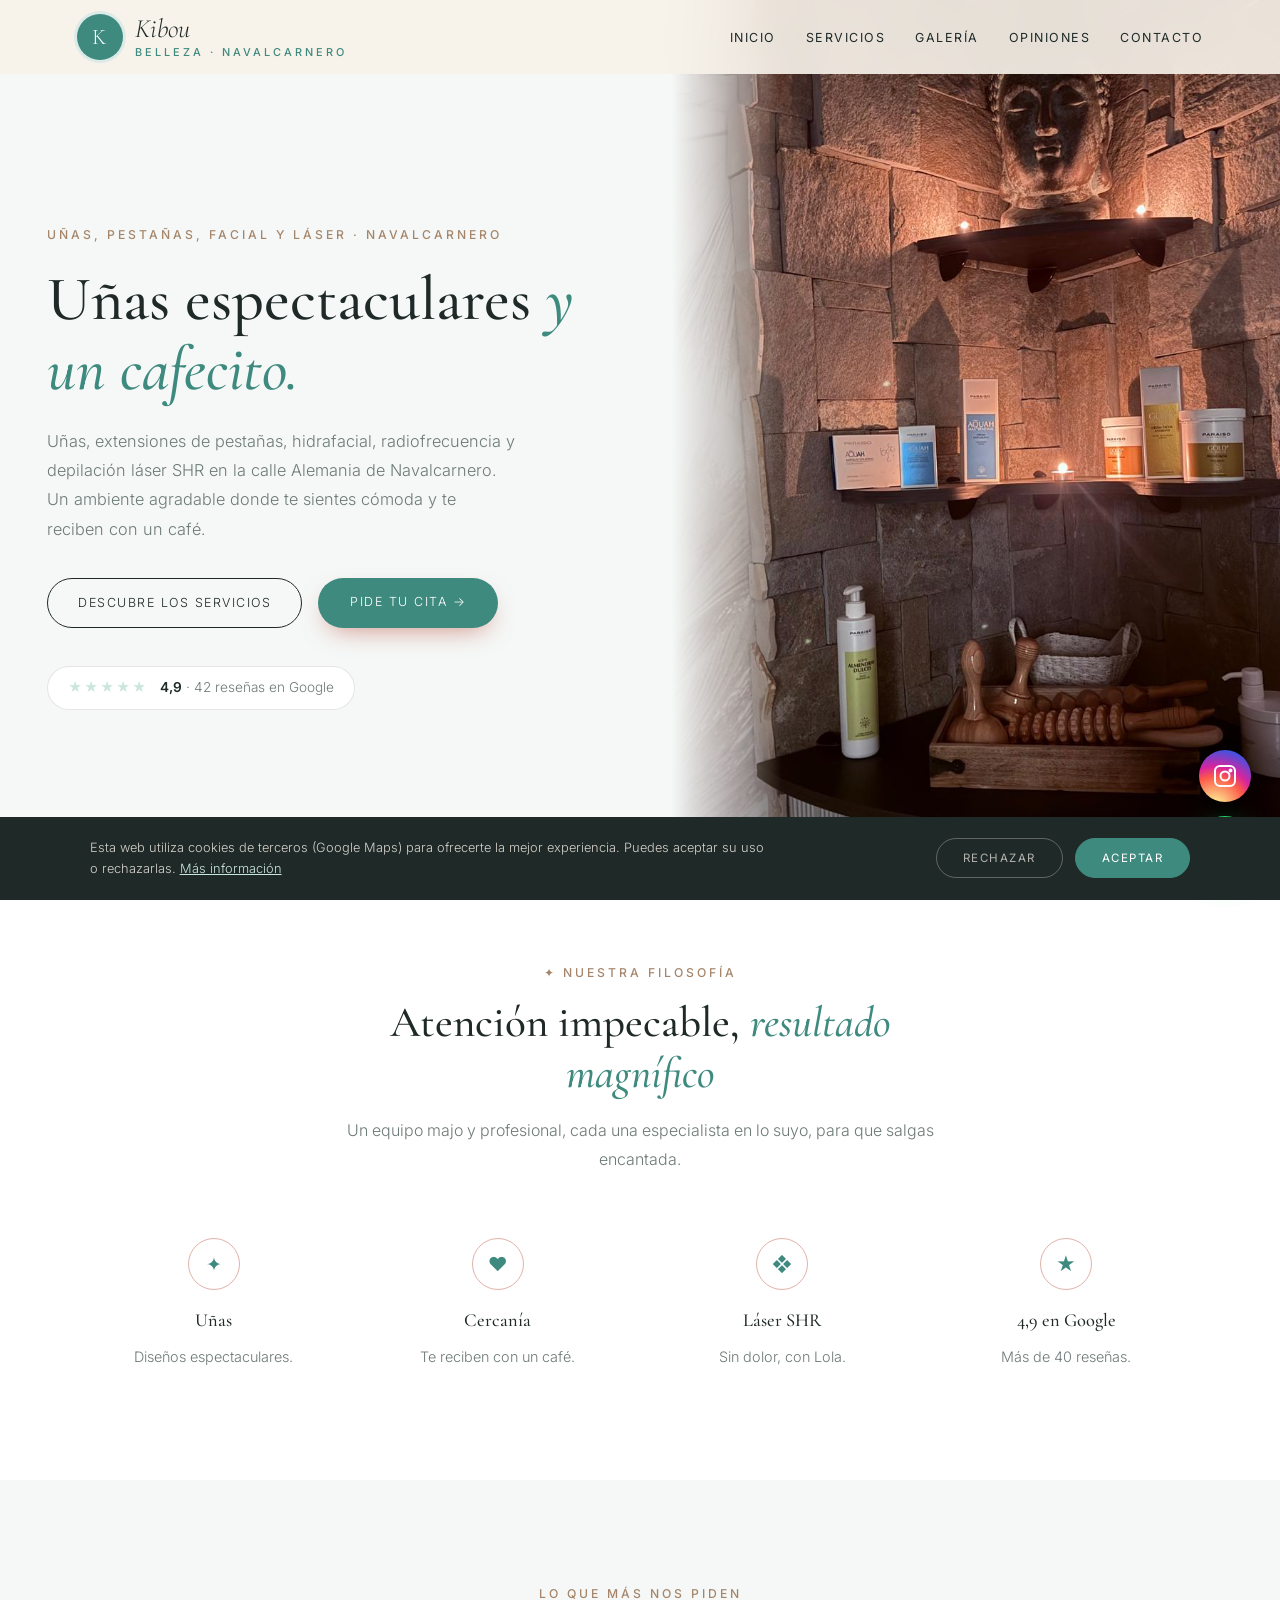
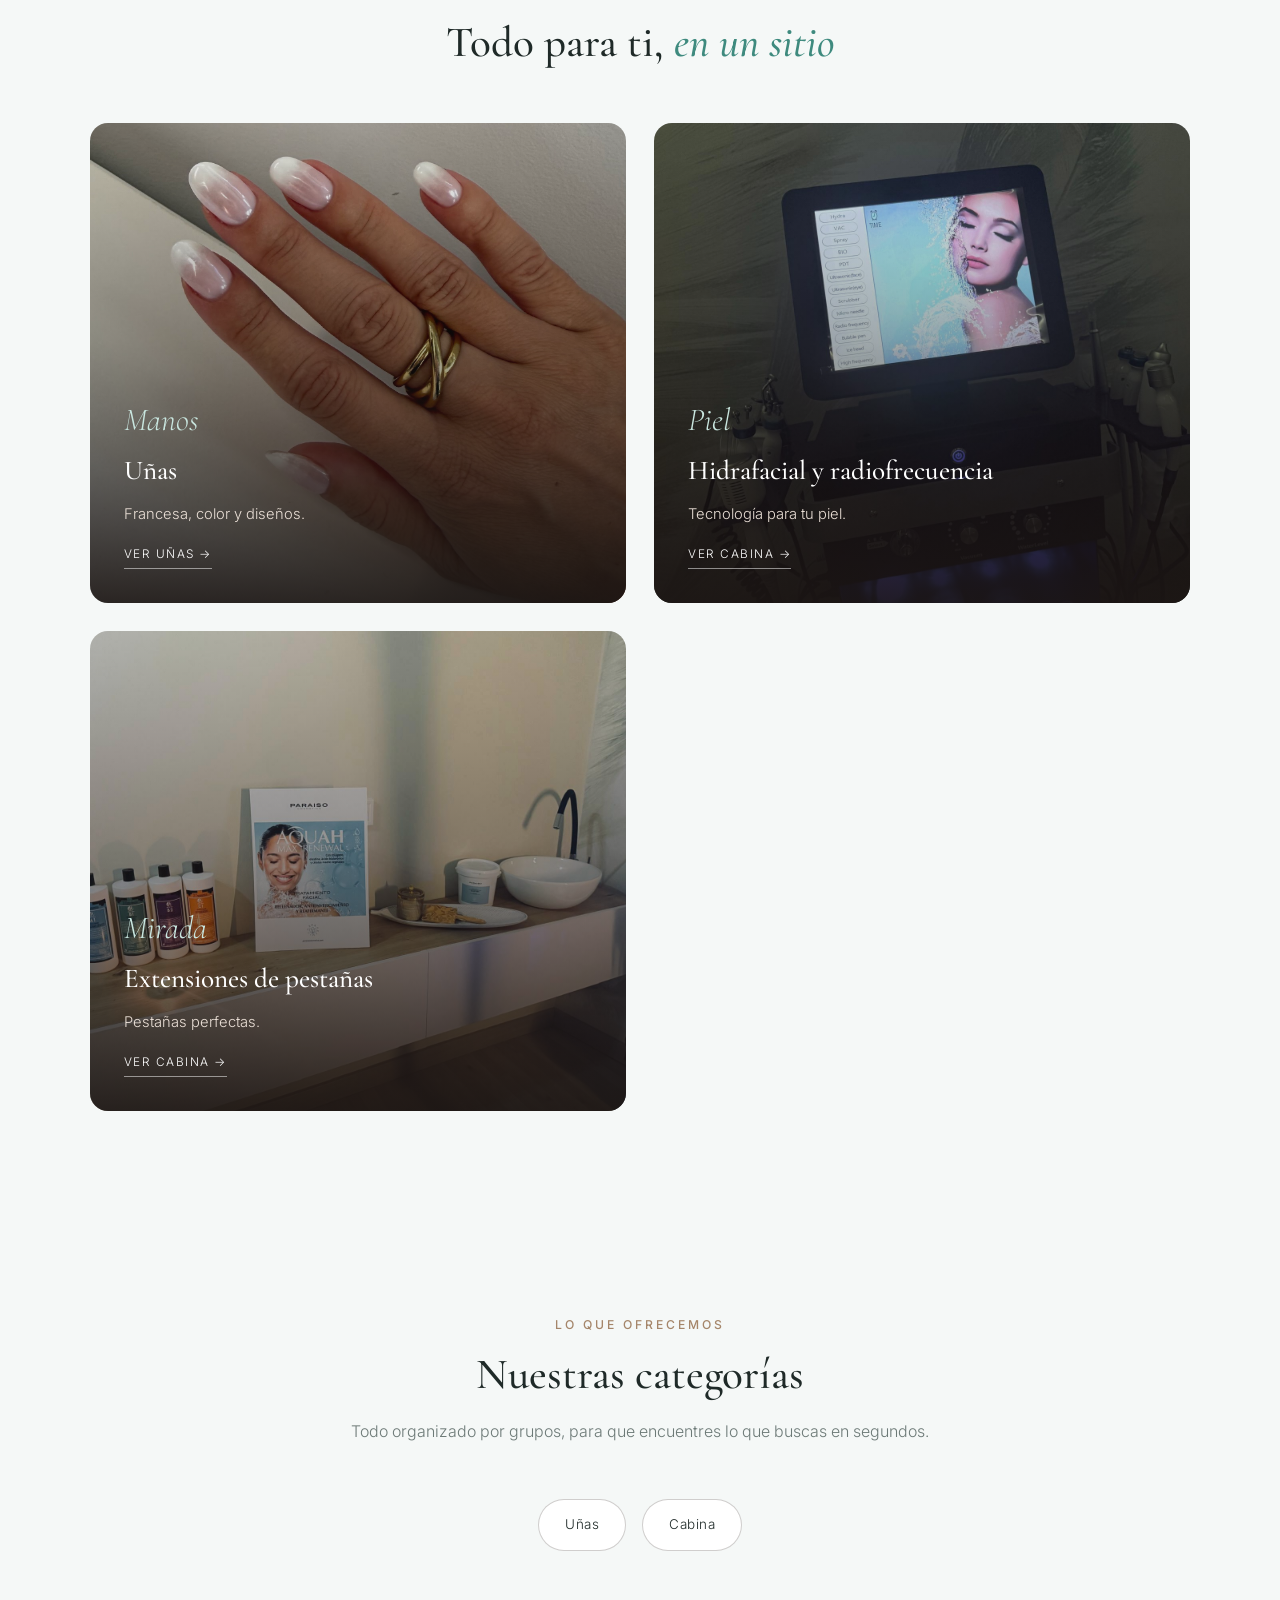
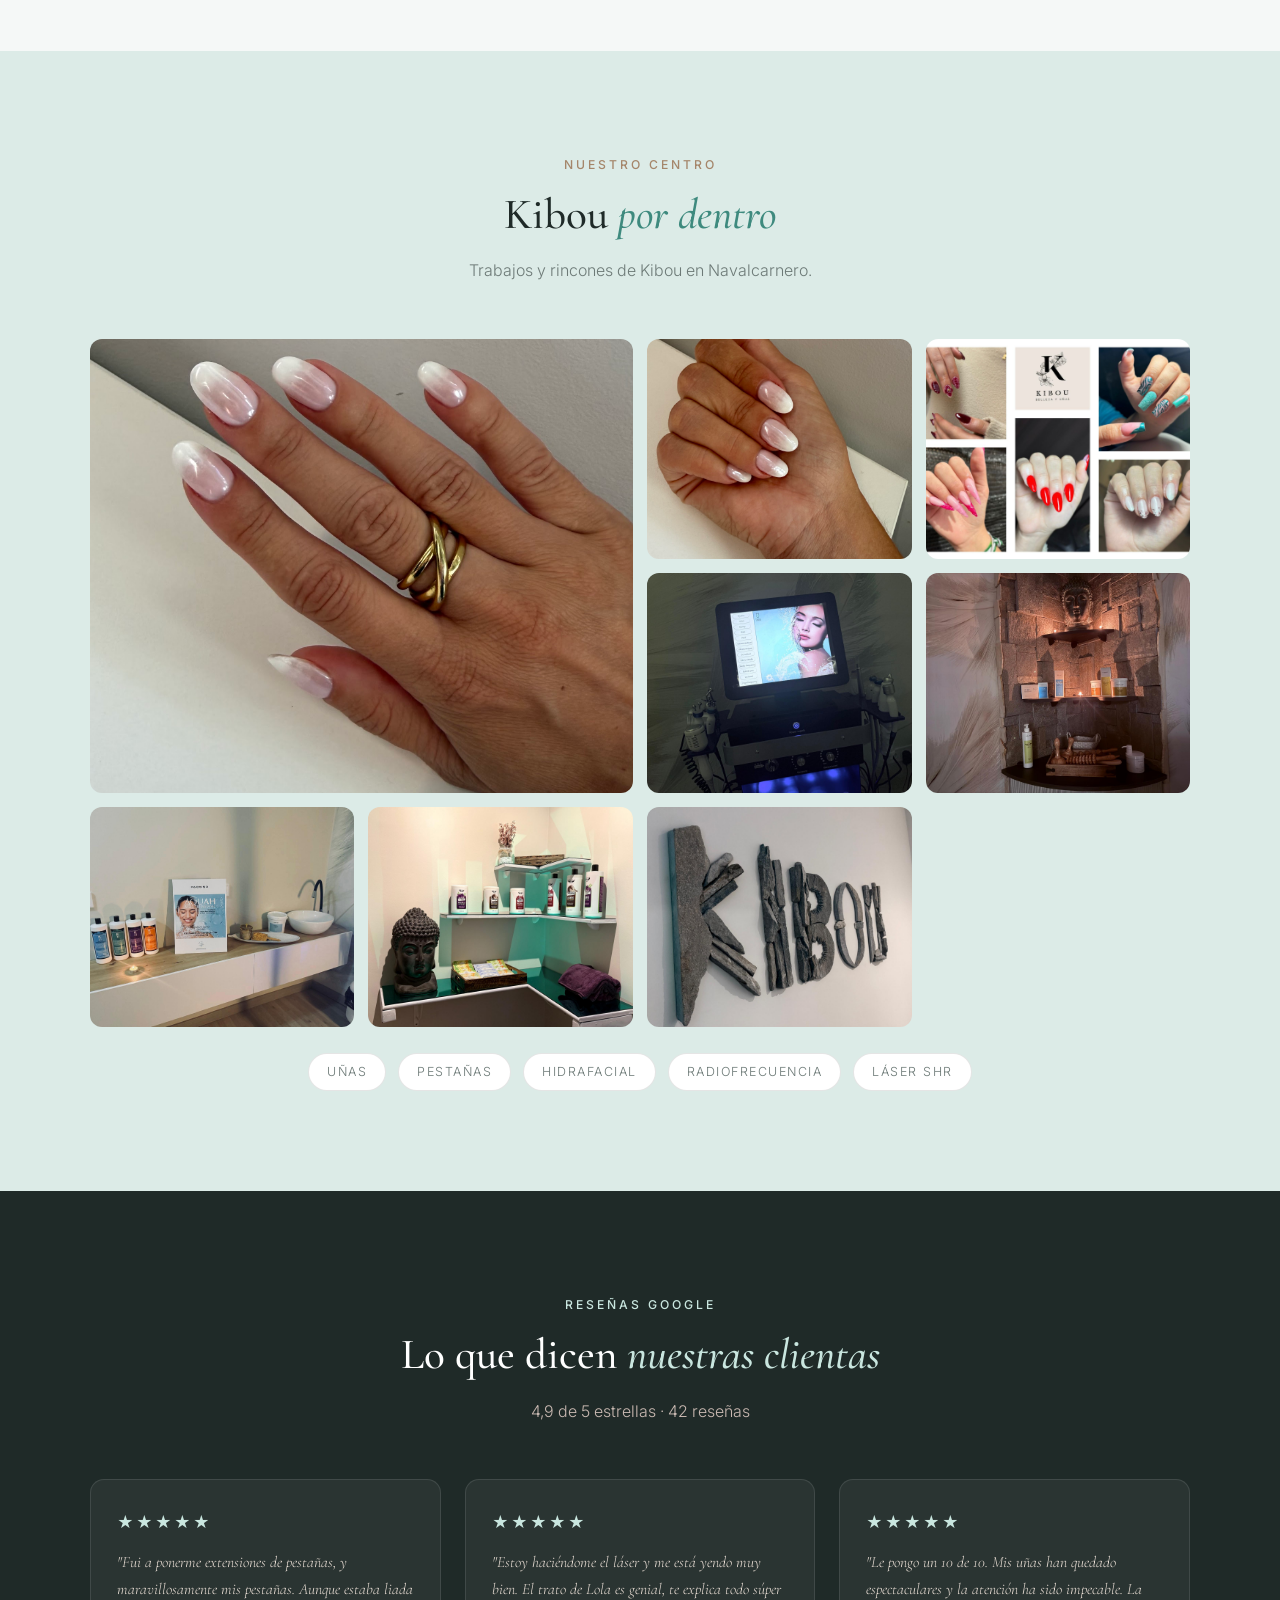
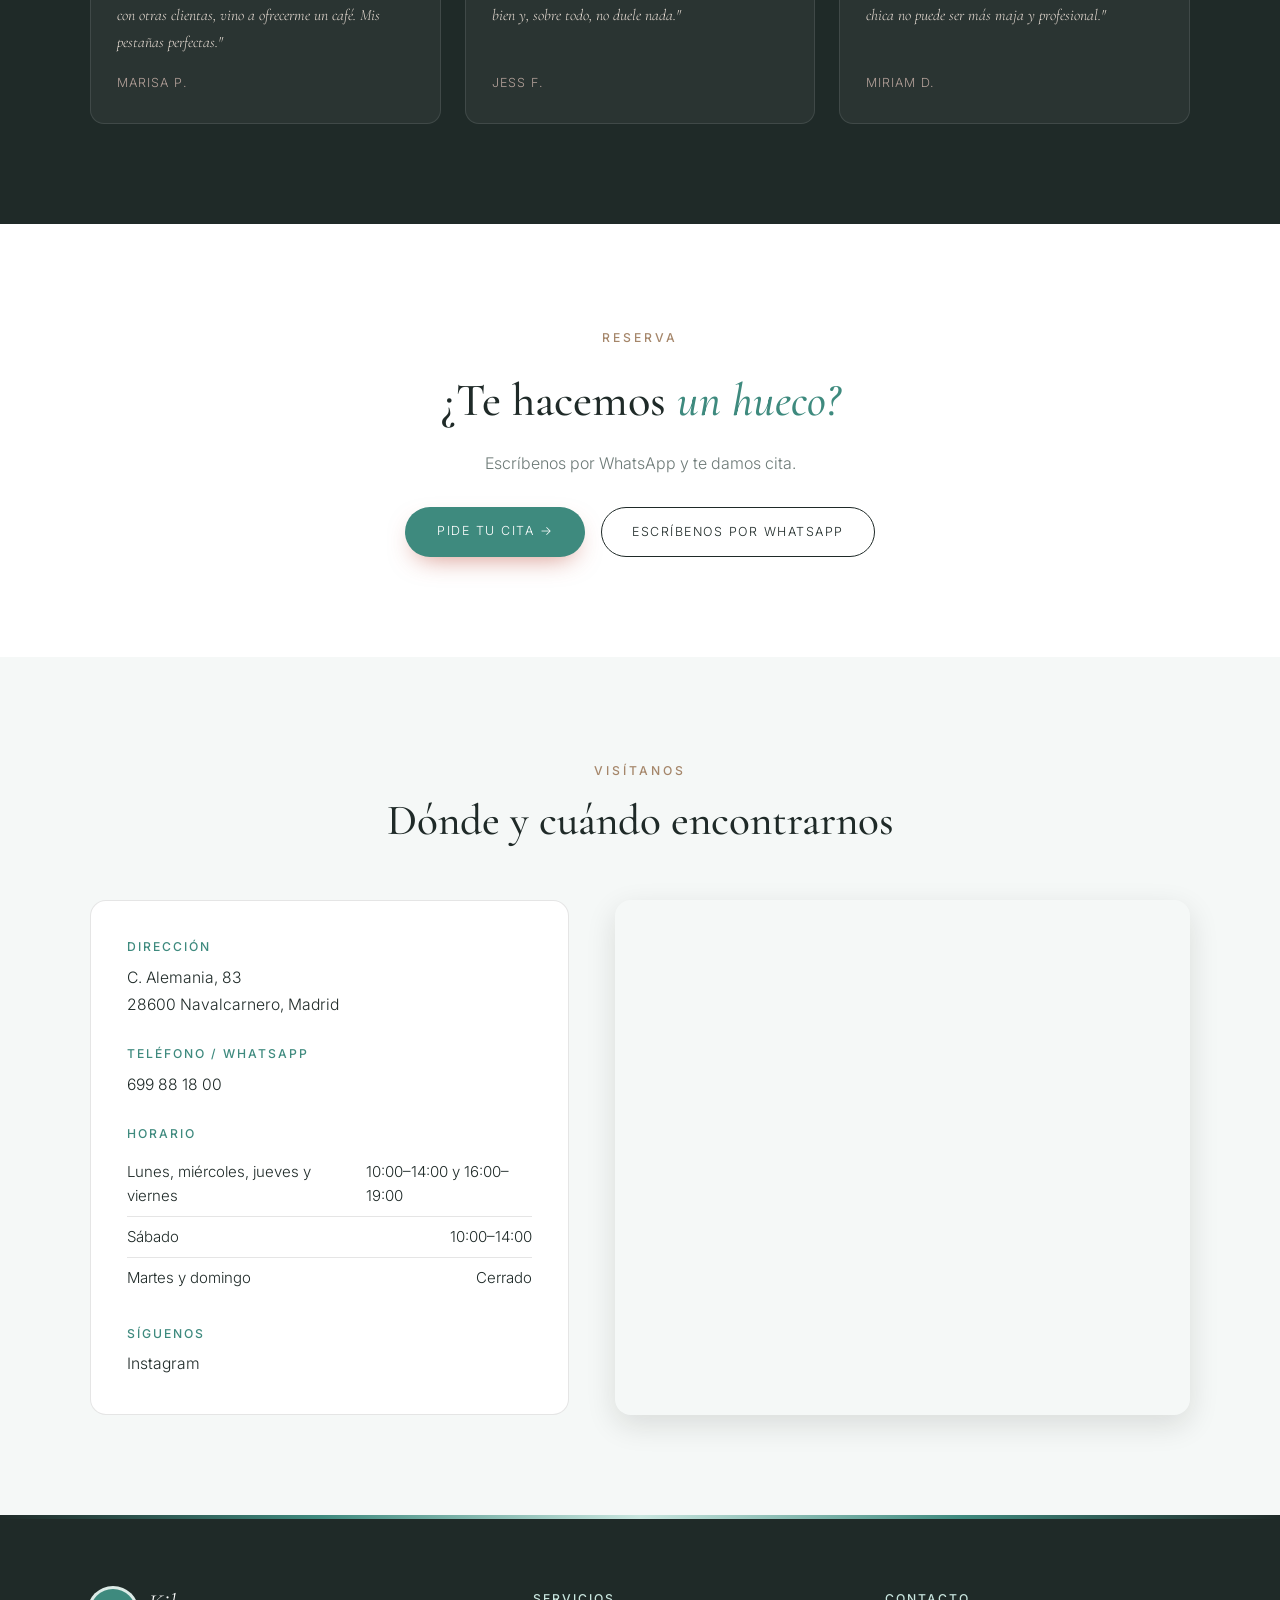
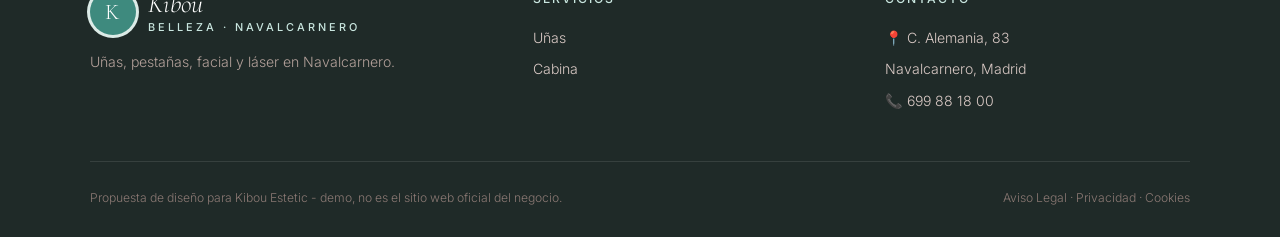
<file: index.html>
<!DOCTYPE html>
<html lang="es">
<head>
<meta charset="UTF-8">
<meta name="viewport" content="width=device-width, initial-scale=1.0">
<title>Kibou Estetic — Uñas, pestañas, facial y láser en Navalcarnero</title>
<meta name="description" content="Kibou Estetic, en C. Alemania 83, Navalcarnero. Uñas, extensiones de pestañas, hidrafacial, radiofrecuencia y láser SHR con un café de bienvenida. 4,9★ con 42 reseñas en Google.">
<meta name="theme-color" content="#1f2a28">
<meta property="og:title" content="Kibou Estetic · Navalcarnero">
<meta property="og:image" content="maps_02.jpg">

<link rel="preconnect" href="https://fonts.googleapis.com"><link rel="preconnect" href="https://fonts.gstatic.com" crossorigin><link href="https://fonts.googleapis.com/css2?family=Cormorant+Garamond:ital,wght@0,500;0,600;1,500&family=Inter:wght@300;400;500;600&display=swap" rel="stylesheet">
<link rel="stylesheet" href="styles.css">
</head>
<body>

<header id="header">
  <a href="index.html" class="logo" aria-label="Kibou Estetic, inicio"><span class="logo-mark">K</span><span class="logo-text"><span class="script">Kibou</span><small>belleza · Navalcarnero</small></span></a>
  <nav id="nav" aria-label="Navegación principal"><ul><li><a href="index.html#inicio">Inicio</a></li><li><a href="servicios.html">Servicios</a></li><li><a href="index.html#galeria">Galería</a></li><li><a href="index.html#opiniones">Opiniones</a></li><li><a href="index.html#contacto">Contacto</a></li></ul></nav><button class="nav-toggle" id="navToggle" aria-label="Abrir menú">☰</button>
</header>

<section class="hero" id="inicio">
  <div class="hero-text">
    <span class="eyebrow">Uñas, pestañas, facial y láser · Navalcarnero</span>
    <h1>Uñas espectaculares <em>y un cafecito.</em></h1>
    <p>Uñas, extensiones de pestañas, hidrafacial, radiofrecuencia y depilación láser SHR en la calle Alemania de Navalcarnero. Un ambiente agradable donde te sientes cómoda y te reciben con un café.</p>
    <div class="hero-ctas">
      <a href="servicios.html" class="btn-outline">Descubre los servicios</a>
      <a href="https://wa.me/34699881800?text=Hola%2C%20he%20visto%20vuestra%20web%20y%20me%20gustar%C3%ADa%20pedir%20cita%20en%20Kibou" class="btn-solid" target="_blank" rel="noopener">Pide tu cita →</a>
    </div>
    <a class="hero-rating" href="https://www.google.com/maps/search/?api=1&query=Kibou+estetic,+Calle+Alemania+83,+Navalcarnero" target="_blank" rel="noopener"><span class="stars">★★★★★</span><span><strong>4,9</strong> · 42 reseñas en Google</span></a>
  </div>
  <div class="hero-img"><img src="maps_02.jpg" alt="Rincón de Kibou Estetic en Navalcarnero" style="object-position:center 50%;"></div>
</section>

<section class="trust">
  <div class="section-head">
    <span class="eyebrow">✦ Nuestra filosofía</span>
    <h2>Atención impecable, <em>resultado magnífico</em></h2>
    <p>Un equipo majo y profesional, cada una especialista en lo suyo, para que salgas encantada.</p>
  </div>
  <div class="trust-grid">
    <div class="trust-card"><span class="trust-ic">✦</span><h3>Uñas</h3><p>Diseños espectaculares.</p></div>
    <div class="trust-card"><span class="trust-ic">♥</span><h3>Cercanía</h3><p>Te reciben con un café.</p></div>
    <div class="trust-card"><span class="trust-ic">❖</span><h3>Láser SHR</h3><p>Sin dolor, con Lola.</p></div>
    <div class="trust-card"><span class="trust-ic">★</span><h3>4,9 en Google</h3><p>Más de 40 reseñas.</p></div>
  </div>
</section>

<section class="worlds">
  <div class="section-head">
    <span class="eyebrow">Lo que más nos piden</span>
    <h2>Todo para ti, <em>en un sitio</em></h2>
  </div>
  <div class="worlds-grid">
    <a href="servicios.html#unas" class="world-card"><img src="maps_06.jpg" alt="Uñas"><div class="world-text"><span class="script">Manos</span><h3>Uñas</h3><p>Francesa, color y diseños.</p><span class="world-link">Ver uñas →</span></div></a>
    <a href="servicios.html#cabina" class="world-card"><img src="maps_05.jpg" alt="Hidrafacial y radiofrecuencia"><div class="world-text"><span class="script">Piel</span><h3>Hidrafacial y radiofrecuencia</h3><p>Tecnología para tu piel.</p><span class="world-link">Ver cabina →</span></div></a>
    <a href="servicios.html#cabina" class="world-card"><img src="maps_03.jpg" alt="Extensiones de pestañas"><div class="world-text"><span class="script">Mirada</span><h3>Extensiones de pestañas</h3><p>Pestañas perfectas.</p><span class="world-link">Ver cabina →</span></div></a>
  </div>
</section>

<section>
  <div class="section-head">
    <span class="eyebrow">Lo que ofrecemos</span>
    <h2>Nuestras categorías</h2>
    <p>Todo organizado por grupos, para que encuentres lo que buscas en segundos.</p>
  </div>
  <div class="cat-pills">
    <a href="servicios.html#unas" class="cat-pill">Uñas</a>
    <a href="servicios.html#cabina" class="cat-pill">Cabina</a>
  </div>
</section>

<section class="gallery-wrap" id="galeria">
  <div class="section-head">
    <span class="eyebrow">Nuestro centro</span>
    <h2>Kibou <em>por dentro</em></h2>
    <p>Trabajos y rincones de Kibou en Navalcarnero.</p>
  </div>
  <div class="gallery">
    <figure class="big"><img src="maps_06.jpg" alt="Francesa nacarada" loading="lazy"></figure>
    <figure><img src="maps_01.jpg" alt="Uñas nude" loading="lazy"></figure>
    <figure><img src="maps_08.jpg" alt="Diseños de uñas" loading="lazy"></figure>
    <figure><img src="maps_05.jpg" alt="Equipo de hidrafacial" loading="lazy"></figure>
    <figure><img src="maps_02.jpg" alt="Rincón zen" loading="lazy"></figure>
    <figure><img src="maps_03.jpg" alt="Cabina" loading="lazy"></figure>
    <figure><img src="maps_04.jpg" alt="Nuestros productos" loading="lazy"></figure>
    <figure><img src="maps_07.jpg" alt="Nuestro logo" loading="lazy"></figure>
  </div>
  <div class="brands"><span>Uñas</span><span>Pestañas</span><span>Hidrafacial</span><span>Radiofrecuencia</span><span>Láser SHR</span></div>
</section>

<section class="reviews-wrap" id="opiniones">
  <div class="section-head">
    <span class="eyebrow">Reseñas Google</span>
    <h2>Lo que dicen <em>nuestras clientas</em></h2>
    <p>4,9 de 5 estrellas · 42 reseñas</p>
  </div>
  <div class="review-grid">
    <div class="review-card"><div class="stars">★★★★★</div><p>"Fui a ponerme extensiones de pestañas, y maravillosamente mis pestañas. Aunque estaba liada con otras clientas, vino a ofrecerme un café. Mis pestañas perfectas."</p><cite>Marisa P.</cite></div>
    <div class="review-card"><div class="stars">★★★★★</div><p>"Estoy haciéndome el láser y me está yendo muy bien. El trato de Lola es genial, te explica todo súper bien y, sobre todo, no duele nada."</p><cite>Jess F.</cite></div>
    <div class="review-card"><div class="stars">★★★★★</div><p>"Le pongo un 10 de 10. Mis uñas han quedado espectaculares y la atención ha sido impecable. La chica no puede ser más maja y profesional."</p><cite>Miriam D.</cite></div>
  </div>
</section>

<section class="cta-section">
  <span class="eyebrow">Reserva</span>
  <h2>¿Te hacemos <em>un hueco?</em></h2>
  <p>Escríbenos por WhatsApp y te damos cita.</p>
  <div class="cta-row">
    <a href="https://wa.me/34699881800?text=Hola%2C%20he%20visto%20vuestra%20web%20y%20me%20gustar%C3%ADa%20pedir%20cita%20en%20Kibou" class="btn-solid" target="_blank" rel="noopener">Pide tu cita →</a>
    <a href="https://wa.me/34699881800?text=Hola%2C%20he%20visto%20vuestra%20web%20y%20me%20gustar%C3%ADa%20pedir%20cita%20en%20Kibou" class="btn-outline" target="_blank" rel="noopener">Escríbenos por WhatsApp</a>
  </div>
</section>

<section class="contact-section" id="contacto">
  <div class="section-head">
    <span class="eyebrow">Visítanos</span>
    <h2>Dónde y cuándo encontrarnos</h2>
  </div>
  <div class="contact-grid">
    <div class="contact-info">
      <div class="contact-block"><h3>Dirección</h3><p>C. Alemania, 83<br>28600 Navalcarnero, Madrid</p></div>
      <div class="contact-block"><h3>Teléfono / WhatsApp</h3><p><a href="tel:+34699881800">699 88 18 00</a></p></div>
      <div class="contact-block"><h3>Horario</h3><ul class="hours-list"><li><span>Lunes, miércoles, jueves y viernes</span><span>10:00–14:00 y 16:00–19:00</span></li><li><span>Sábado</span><span>10:00–14:00</span></li><li><span>Martes y domingo</span><span>Cerrado</span></li></ul></div>
      <div class="contact-block"><h3>Síguenos</h3><p><a href="https://www.instagram.com/kibou.estetic/" target="_blank" rel="noopener">Instagram</a></p></div>
    </div>
    <div class="contact-map">
      <iframe title="Mapa de Kibou Estetic" src="https://www.google.com/maps?q=Kibou+estetic,+Calle+Alemania+83,+Navalcarnero&output=embed" width="100%" height="100%" style="border:0;" allowfullscreen="" loading="lazy" referrerpolicy="no-referrer-when-downgrade"></iframe>
    </div>
  </div>
</section>

<footer>
  <div class="footer-grid">
    <div class="footer-brand">
      <a href="index.html" class="logo light"><span class="logo-mark">K</span><span class="logo-text"><span class="script">Kibou</span><small>belleza · Navalcarnero</small></span></a>
      <p>Uñas, pestañas, facial y láser en Navalcarnero.</p>
    </div>
    <div><h4>Servicios</h4><ul><li><a href="servicios.html#unas">Uñas</a></li><li><a href="servicios.html#cabina">Cabina</a></li></ul></div>
    <div><h4>Contacto</h4><ul><li>📍 C. Alemania, 83</li><li>Navalcarnero, Madrid</li><li>📞 <a href="tel:+34699881800">699 88 18 00</a></li></ul></div>
  </div>
  <div class="footer-bottom">
    <span>Propuesta de diseño para Kibou Estetic - demo, no es el sitio web oficial del negocio.</span>
    <span><a href="aviso-legal.html">Aviso Legal</a> &middot; <a href="politica-privacidad.html">Privacidad</a> &middot; <a href="politica-cookies.html">Cookies</a></span>
  </div>
</footer>

<div id="cookie-banner" class="cookie-banner"><p>Esta web utiliza cookies de terceros (Google Maps) para ofrecerte la mejor experiencia. Puedes aceptar su uso o rechazarlas. <a href="politica-cookies.html">Más información</a></p><div class="cookie-actions"><button onclick="setCookieChoice('rejected')" class="ck-reject">Rechazar</button><button onclick="setCookieChoice('accepted')" class="ck-accept">Aceptar</button></div></div>
<div class="social-fabs"><a class="ig-fab" href="https://www.instagram.com/kibou.estetic/" target="_blank" rel="noopener" aria-label="Visitar Instagram"><svg width="24" height="24" viewBox="0 0 24 24" fill="none" stroke="white" stroke-width="2"><rect x="2" y="2" width="20" height="20" rx="5"/><circle cx="12" cy="12" r="4.5"/><circle cx="17.5" cy="6.5" r="1" fill="white"/></svg></a><a class="wa-fab" href="https://wa.me/34699881800?text=Hola%2C%20he%20visto%20vuestra%20web%20y%20me%20gustar%C3%ADa%20pedir%20cita%20en%20Kibou" target="_blank" rel="noopener" aria-label="Escribir por WhatsApp"><svg width="28" height="28" viewBox="0 0 24 24" fill="white"><path d="M17.5 14.4c-.3-.1-1.8-.9-2-1s-.5-.1-.7.1-.8 1-.9 1.2-.3.2-.6.1a8.2 8.2 0 0 1-2.4-1.5 9 9 0 0 1-1.7-2.1c-.2-.3 0-.5.1-.6l.4-.5.3-.5v-.5l-.9-2.2c-.2-.6-.5-.5-.7-.5h-.6a1.1 1.1 0 0 0-.8.4 3.4 3.4 0 0 0-1 2.5 5.9 5.9 0 0 0 1.2 3.1 13.5 13.5 0 0 0 5.2 4.6c2.6 1 2.6.7 3.1.6a2.6 2.6 0 0 0 1.7-1.2 2.1 2.1 0 0 0 .2-1.2c-.1-.1-.3-.2-.6-.3ZM12 21.8a9.8 9.8 0 0 1-5-1.4l-.4-.2-3.7 1 1-3.6-.2-.4A9.8 9.8 0 1 1 12 21.8Zm8.4-18.3A11.8 11.8 0 0 0 1.8 17.7L.2 23.8l6.3-1.6a11.8 11.8 0 0 0 5.6 1.4A11.8 11.8 0 0 0 20.4 3.5Z"/></svg></a></div>
<script src="main.js"></script>
</body>
</html>
</file>
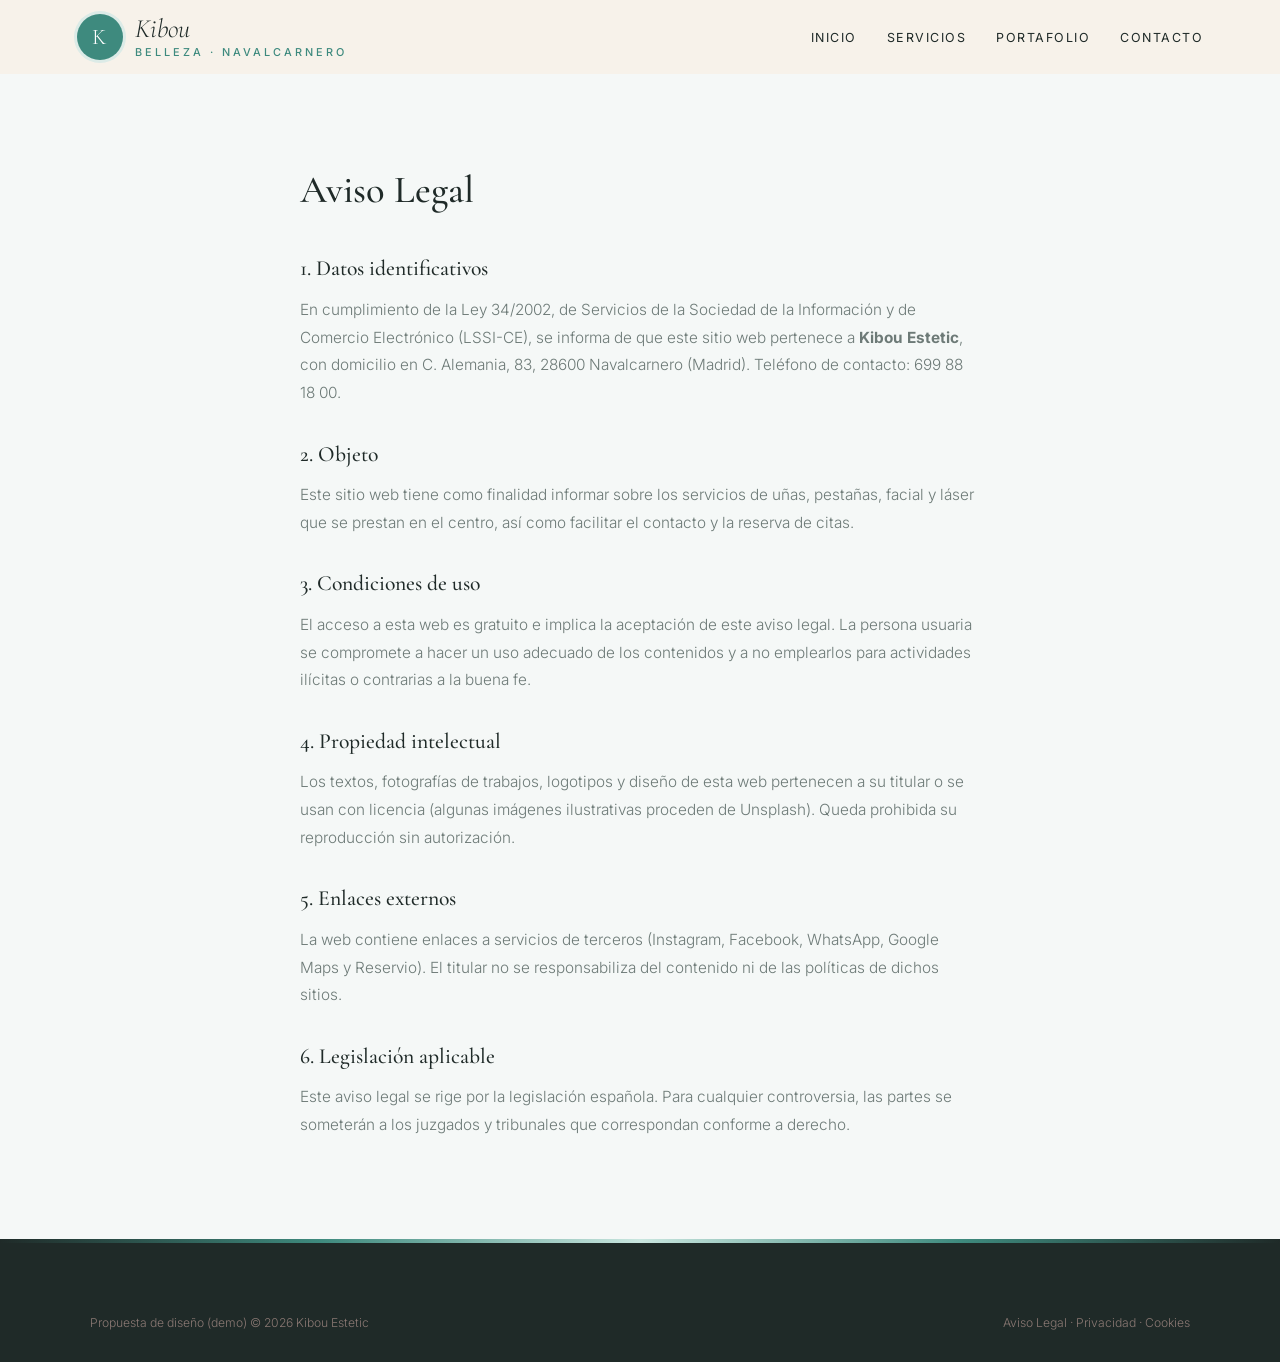
<file: aviso-legal.html>
<!DOCTYPE html>
<html lang="es">
<head>
<meta charset="UTF-8">
<meta name="viewport" content="width=device-width, initial-scale=1.0">
<title>Aviso Legal — Kibou Estetic</title>
<meta name="robots" content="noindex">

<link rel="preconnect" href="https://fonts.googleapis.com">
<link href="https://fonts.googleapis.com/css2?family=Cormorant+Garamond:ital,wght@0,500;0,600;1,500&family=Inter:wght@300;400;500;600&display=swap" rel="stylesheet">
<link rel="stylesheet" href="styles.css">
</head>
<body>
<header id="header" class="scrolled">
  <a href="index.html" class="logo" aria-label="Kibou Estetic, inicio">
    <span class="logo-mark">K</span>
    <span class="logo-text"><span class="script">Kibou</span><small>belleza · Navalcarnero</small></span>
  </a>
  <nav id="nav" aria-label="Navegación principal">
    <ul>
      <li><a href="index.html#inicio">Inicio</a></li>
      <li><a href="servicios.html">Servicios</a></li>
      <li><a href="portafolio.html">Portafolio</a></li>
      <li><a href="index.html#contacto">Contacto</a></li>
    </ul>
  </nav>
  <button class="nav-toggle" id="navToggle" aria-label="Abrir menú">☰</button>
</header>
<main class="legal"><h1>Aviso Legal</h1>
<h2>1. Datos identificativos</h2>
<p>En cumplimiento de la Ley 34/2002, de Servicios de la Sociedad de la Información y de Comercio Electrónico (LSSI-CE), se informa de que este sitio web pertenece a <strong>Kibou Estetic</strong>, con domicilio en C. Alemania, 83, 28600 Navalcarnero (Madrid). Teléfono de contacto: 699 88 18 00.</p>
<h2>2. Objeto</h2>
<p>Este sitio web tiene como finalidad informar sobre los servicios de uñas, pestañas, facial y láser que se prestan en el centro, así como facilitar el contacto y la reserva de citas.</p>
<h2>3. Condiciones de uso</h2>
<p>El acceso a esta web es gratuito e implica la aceptación de este aviso legal. La persona usuaria se compromete a hacer un uso adecuado de los contenidos y a no emplearlos para actividades ilícitas o contrarias a la buena fe.</p>
<h2>4. Propiedad intelectual</h2>
<p>Los textos, fotografías de trabajos, logotipos y diseño de esta web pertenecen a su titular o se usan con licencia (algunas imágenes ilustrativas proceden de Unsplash). Queda prohibida su reproducción sin autorización.</p>
<h2>5. Enlaces externos</h2>
<p>La web contiene enlaces a servicios de terceros (Instagram, Facebook, WhatsApp, Google Maps y Reservio). El titular no se responsabiliza del contenido ni de las políticas de dichos sitios.</p>
<h2>6. Legislación aplicable</h2>
<p>Este aviso legal se rige por la legislación española. Para cualquier controversia, las partes se someterán a los juzgados y tribunales que correspondan conforme a derecho.</p></main>
<footer>
  <div class="footer-bottom" style="margin-top:0">
    <span>Propuesta de diseño (demo) © 2026 Kibou Estetic</span>
    <span><a href="aviso-legal.html">Aviso Legal</a> &middot; <a href="politica-privacidad.html">Privacidad</a> &middot; <a href="politica-cookies.html">Cookies</a></span>
  </div>
</footer>
<script src="main.js"></script>
</body>
</html>
</file>
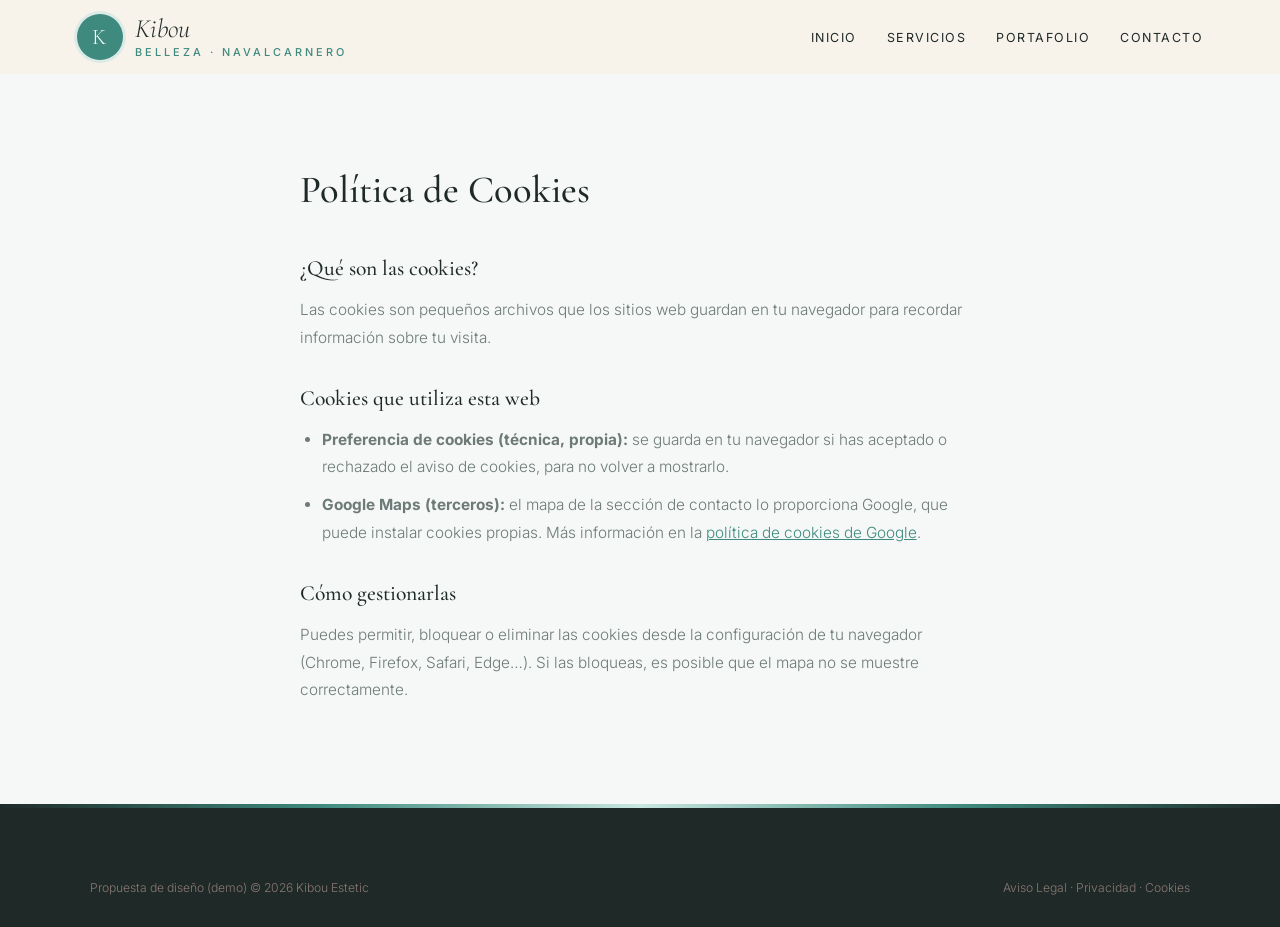
<file: politica-cookies.html>
<!DOCTYPE html>
<html lang="es">
<head>
<meta charset="UTF-8">
<meta name="viewport" content="width=device-width, initial-scale=1.0">
<title>Política de Cookies — Kibou Estetic</title>
<meta name="robots" content="noindex">

<link rel="preconnect" href="https://fonts.googleapis.com">
<link href="https://fonts.googleapis.com/css2?family=Cormorant+Garamond:ital,wght@0,500;0,600;1,500&family=Inter:wght@300;400;500;600&display=swap" rel="stylesheet">
<link rel="stylesheet" href="styles.css">
</head>
<body>
<header id="header" class="scrolled">
  <a href="index.html" class="logo" aria-label="Kibou Estetic, inicio">
    <span class="logo-mark">K</span>
    <span class="logo-text"><span class="script">Kibou</span><small>belleza · Navalcarnero</small></span>
  </a>
  <nav id="nav" aria-label="Navegación principal">
    <ul>
      <li><a href="index.html#inicio">Inicio</a></li>
      <li><a href="servicios.html">Servicios</a></li>
      <li><a href="portafolio.html">Portafolio</a></li>
      <li><a href="index.html#contacto">Contacto</a></li>
    </ul>
  </nav>
  <button class="nav-toggle" id="navToggle" aria-label="Abrir menú">☰</button>
</header>
<main class="legal"><h1>Política de Cookies</h1>
<h2>¿Qué son las cookies?</h2>
<p>Las cookies son pequeños archivos que los sitios web guardan en tu navegador para recordar información sobre tu visita.</p>
<h2>Cookies que utiliza esta web</h2>
<ul>
<li><strong>Preferencia de cookies (técnica, propia):</strong> se guarda en tu navegador si has aceptado o rechazado el aviso de cookies, para no volver a mostrarlo.</li>
<li><strong>Google Maps (terceros):</strong> el mapa de la sección de contacto lo proporciona Google, que puede instalar cookies propias. Más información en la <a href="https://policies.google.com/technologies/cookies" target="_blank" rel="noopener">política de cookies de Google</a>.</li>
</ul>
<h2>Cómo gestionarlas</h2>
<p>Puedes permitir, bloquear o eliminar las cookies desde la configuración de tu navegador (Chrome, Firefox, Safari, Edge…). Si las bloqueas, es posible que el mapa no se muestre correctamente.</p></main>
<footer>
  <div class="footer-bottom" style="margin-top:0">
    <span>Propuesta de diseño (demo) © 2026 Kibou Estetic</span>
    <span><a href="aviso-legal.html">Aviso Legal</a> &middot; <a href="politica-privacidad.html">Privacidad</a> &middot; <a href="politica-cookies.html">Cookies</a></span>
  </div>
</footer>
<script src="main.js"></script>
</body>
</html>
</file>
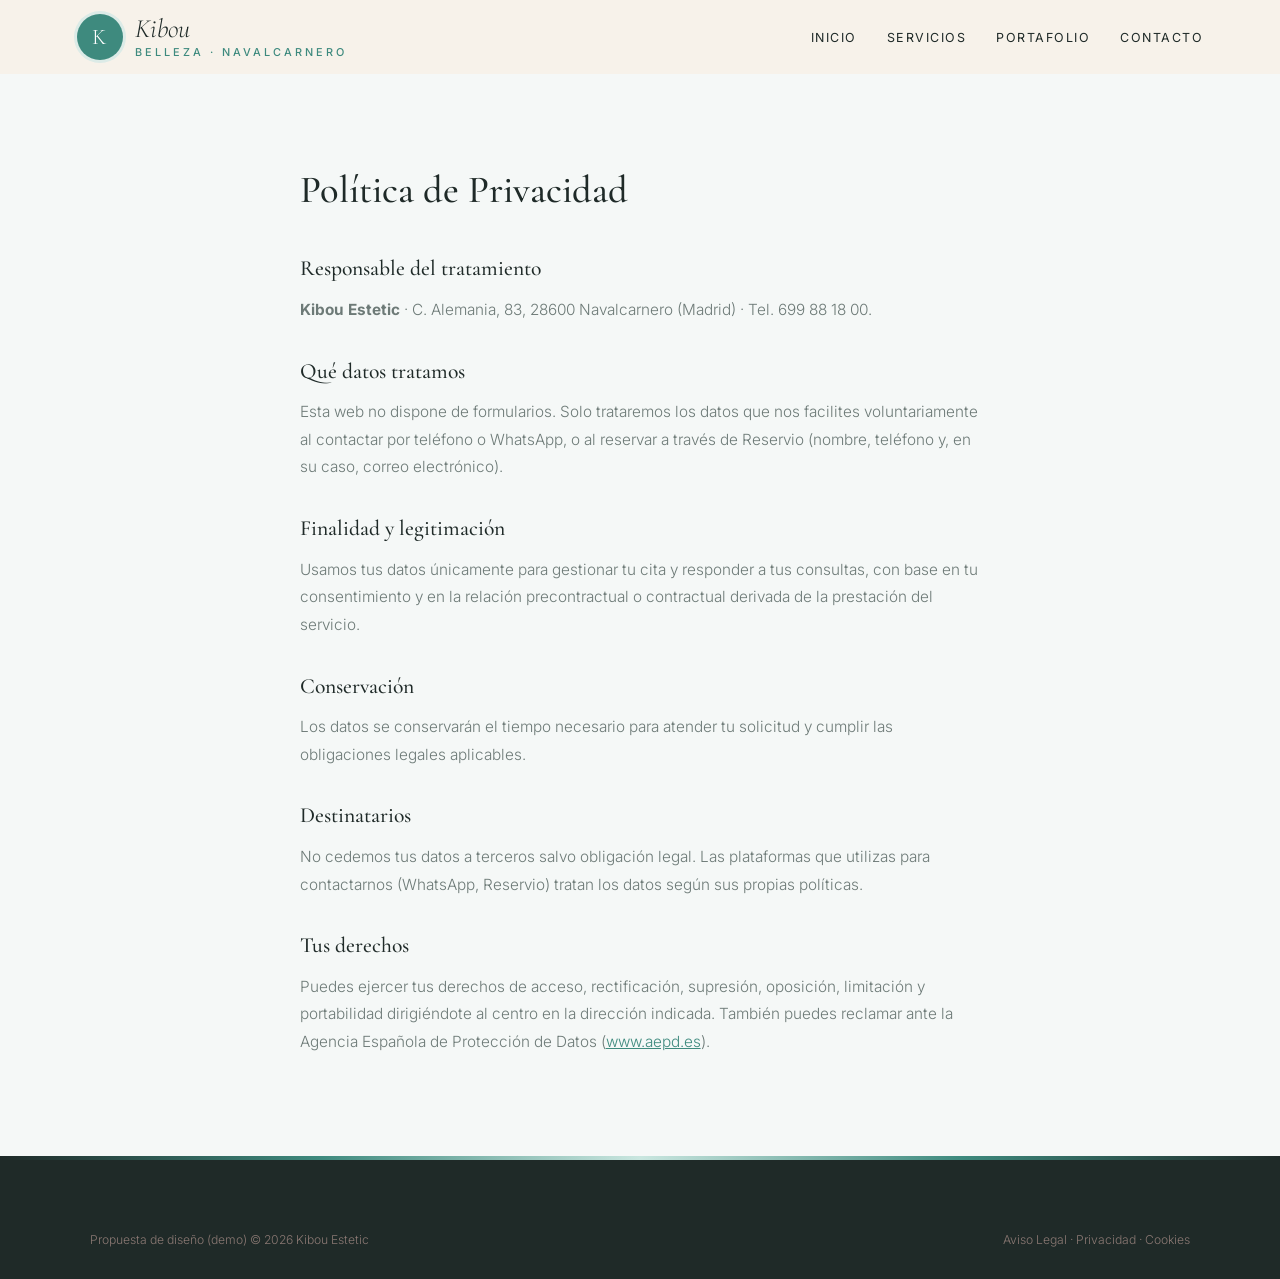
<file: politica-privacidad.html>
<!DOCTYPE html>
<html lang="es">
<head>
<meta charset="UTF-8">
<meta name="viewport" content="width=device-width, initial-scale=1.0">
<title>Política de Privacidad — Kibou Estetic</title>
<meta name="robots" content="noindex">

<link rel="preconnect" href="https://fonts.googleapis.com">
<link href="https://fonts.googleapis.com/css2?family=Cormorant+Garamond:ital,wght@0,500;0,600;1,500&family=Inter:wght@300;400;500;600&display=swap" rel="stylesheet">
<link rel="stylesheet" href="styles.css">
</head>
<body>
<header id="header" class="scrolled">
  <a href="index.html" class="logo" aria-label="Kibou Estetic, inicio">
    <span class="logo-mark">K</span>
    <span class="logo-text"><span class="script">Kibou</span><small>belleza · Navalcarnero</small></span>
  </a>
  <nav id="nav" aria-label="Navegación principal">
    <ul>
      <li><a href="index.html#inicio">Inicio</a></li>
      <li><a href="servicios.html">Servicios</a></li>
      <li><a href="portafolio.html">Portafolio</a></li>
      <li><a href="index.html#contacto">Contacto</a></li>
    </ul>
  </nav>
  <button class="nav-toggle" id="navToggle" aria-label="Abrir menú">☰</button>
</header>
<main class="legal"><h1>Política de Privacidad</h1>
<h2>Responsable del tratamiento</h2>
<p><strong>Kibou Estetic</strong> · C. Alemania, 83, 28600 Navalcarnero (Madrid) · Tel. 699 88 18 00.</p>
<h2>Qué datos tratamos</h2>
<p>Esta web no dispone de formularios. Solo trataremos los datos que nos facilites voluntariamente al contactar por teléfono o WhatsApp, o al reservar a través de Reservio (nombre, teléfono y, en su caso, correo electrónico).</p>
<h2>Finalidad y legitimación</h2>
<p>Usamos tus datos únicamente para gestionar tu cita y responder a tus consultas, con base en tu consentimiento y en la relación precontractual o contractual derivada de la prestación del servicio.</p>
<h2>Conservación</h2>
<p>Los datos se conservarán el tiempo necesario para atender tu solicitud y cumplir las obligaciones legales aplicables.</p>
<h2>Destinatarios</h2>
<p>No cedemos tus datos a terceros salvo obligación legal. Las plataformas que utilizas para contactarnos (WhatsApp, Reservio) tratan los datos según sus propias políticas.</p>
<h2>Tus derechos</h2>
<p>Puedes ejercer tus derechos de acceso, rectificación, supresión, oposición, limitación y portabilidad dirigiéndote al centro en la dirección indicada. También puedes reclamar ante la Agencia Española de Protección de Datos (<a href="https://www.aepd.es" target="_blank" rel="noopener">www.aepd.es</a>).</p></main>
<footer>
  <div class="footer-bottom" style="margin-top:0">
    <span>Propuesta de diseño (demo) © 2026 Kibou Estetic</span>
    <span><a href="aviso-legal.html">Aviso Legal</a> &middot; <a href="politica-privacidad.html">Privacidad</a> &middot; <a href="politica-cookies.html">Cookies</a></span>
  </div>
</footer>
<script src="main.js"></script>
</body>
</html>
</file>
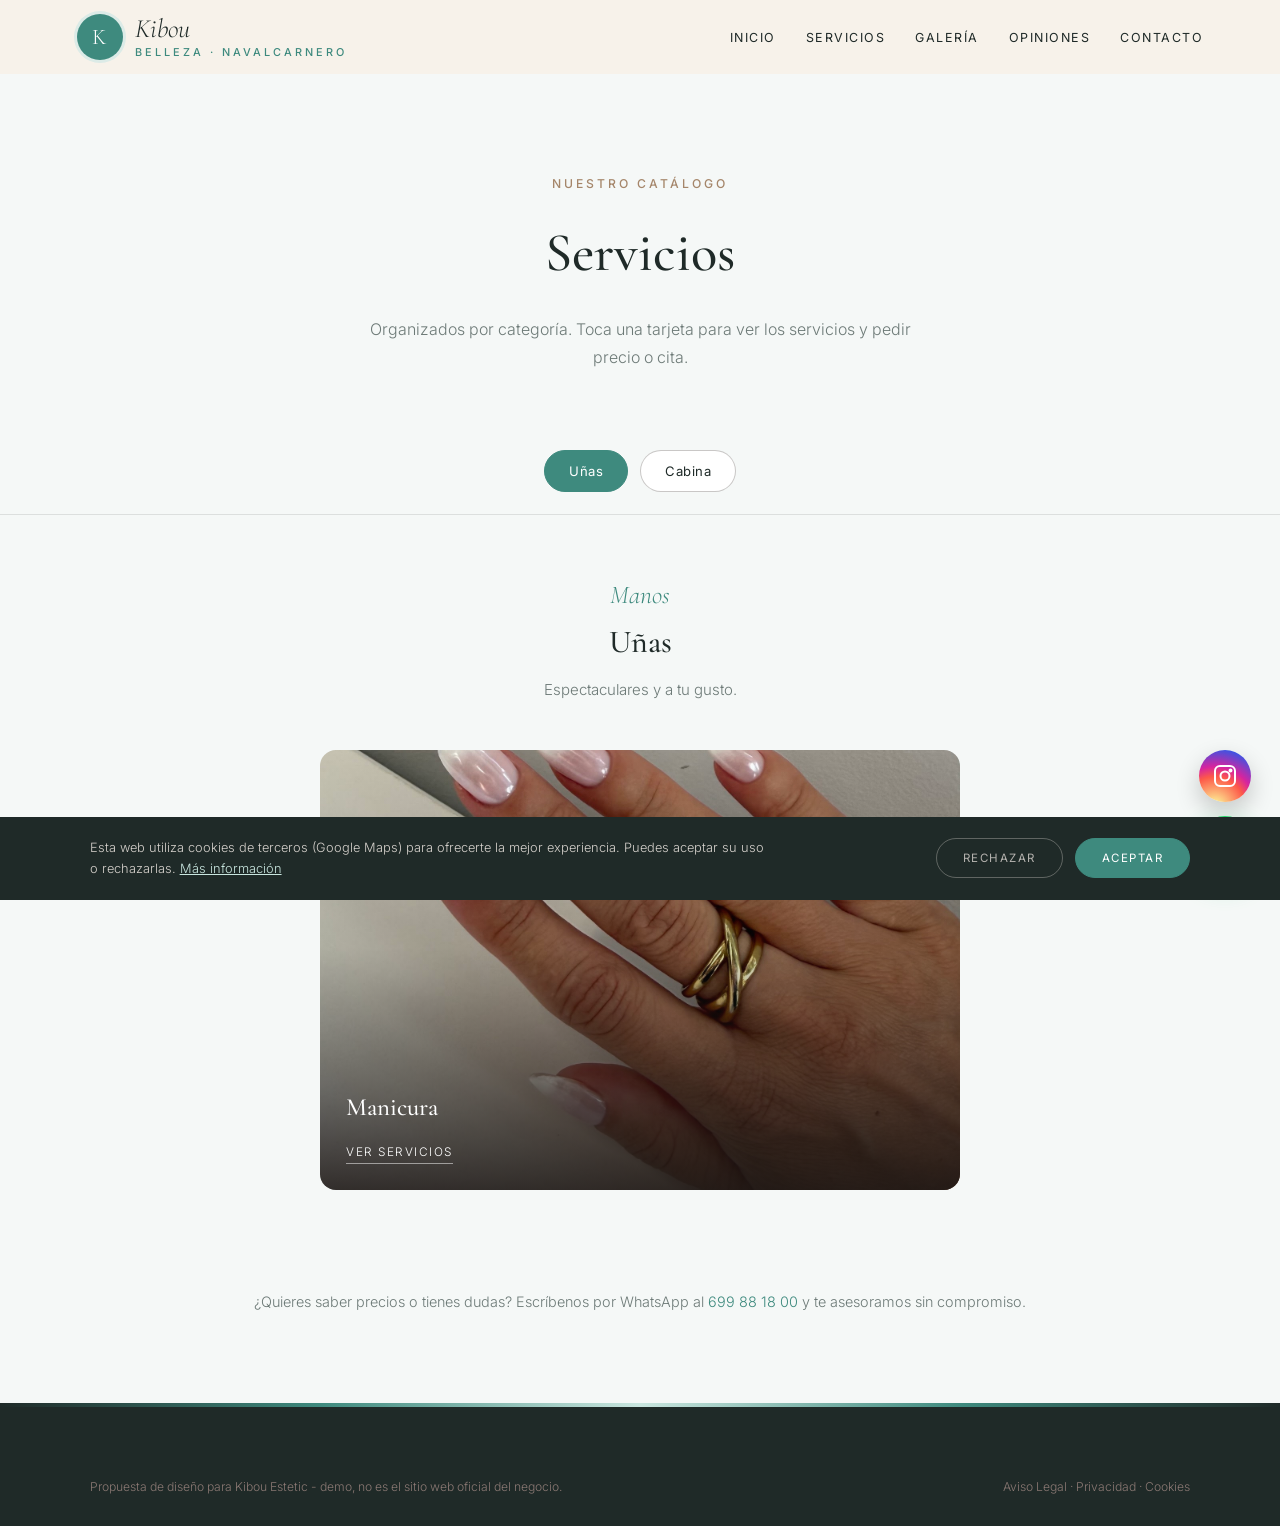
<file: servicios.html>
<!DOCTYPE html>
<html lang="es">
<head>
<meta charset="UTF-8">
<meta name="viewport" content="width=device-width, initial-scale=1.0">
<title>Servicios — Kibou Estetic · Navalcarnero</title>
<meta name="description" content="Servicios de Kibou Estetic en Navalcarnero.">

<link rel="preconnect" href="https://fonts.googleapis.com"><link rel="preconnect" href="https://fonts.gstatic.com" crossorigin><link href="https://fonts.googleapis.com/css2?family=Cormorant+Garamond:ital,wght@0,500;0,600;1,500&family=Inter:wght@300;400;500;600&display=swap" rel="stylesheet">
<link rel="stylesheet" href="styles.css">
</head>
<body>

<header id="header" class="scrolled">
  <a href="index.html" class="logo" aria-label="Kibou Estetic, inicio"><span class="logo-mark">K</span><span class="logo-text"><span class="script">Kibou</span><small>belleza · Navalcarnero</small></span></a>
  <nav id="nav" aria-label="Navegación principal"><ul><li><a href="index.html#inicio">Inicio</a></li><li><a href="servicios.html">Servicios</a></li><li><a href="index.html#galeria">Galería</a></li><li><a href="index.html#opiniones">Opiniones</a></li><li><a href="index.html#contacto">Contacto</a></li></ul></nav><button class="nav-toggle" id="navToggle" aria-label="Abrir menú">☰</button>
</header>

<div class="page-hero">
  <span class="eyebrow">Nuestro catálogo</span>
  <h1>Servicios</h1>
  <p>Organizados por categoría. Toca una tarjeta para ver los servicios y pedir precio o cita.</p>
</div>

<div class="tabs">
  <button class="tab-btn active" data-tab="unas">Uñas</button>
  <button class="tab-btn" data-tab="cabina">Cabina</button>
  
</div>

<div class="tab-panel active" id="unas">
  <div class="tab-intro"><span class="script">Manos</span><h2>Uñas</h2><p>Espectaculares y a tu gusto.</p></div>
  <div class="cat-grid single">
    <div class="cat-card" onclick="openModal('manicura')"><img src="maps_06.jpg" alt="Manicura" loading="lazy"><div class="cat-card-text"><h3>Manicura</h3><span>Ver servicios</span></div></div>
  </div>
</div>

<div class="tab-panel" id="cabina">
  <div class="tab-intro"><span class="script">Belleza</span><h2>Pestañas, facial y láser</h2><p>Profesionales especialistas en cada tratamiento.</p></div>
  <div class="cat-grid">
    <div class="cat-card" onclick="openModal('pestanas')"><img src="maps_03.jpg" alt="Extensiones de pestañas" loading="lazy"><div class="cat-card-text"><h3>Extensiones de pestañas</h3><span>Ver servicios</span></div></div>
    <div class="cat-card" onclick="openModal('facial')"><img src="maps_05.jpg" alt="Hidrafacial y radiofrecuencia" loading="lazy"><div class="cat-card-text"><h3>Hidrafacial y radiofrecuencia</h3><span>Ver servicios</span></div></div>
    <div class="cat-card" onclick="openModal('laser')"><img src="maps_04.jpg" alt="Depilación láser SHR" loading="lazy"><div class="cat-card-text"><h3>Depilación láser SHR</h3><span>Ver servicios</span></div></div>
  </div>
</div>


<p class="services-note">¿Quieres saber precios o tienes dudas? Escríbenos por WhatsApp al <a href="https://wa.me/34699881800" target="_blank" rel="noopener" style="color:var(--red)">699 88 18 00</a> y te asesoramos sin compromiso.</p>

<div class="modal-overlay" id="modal-manicura"><div class="modal">
  <button class="modal-close" onclick="closeModal('manicura')" aria-label="Cerrar">×</button>
  <h3>Manicura</h3><p class="modal-sub">Color y diseño</p>
  <div class="svc-row"><div><div class="svc-name">Manicura</div><span class="svc-desc"></span></div><div class="svc-price">Consultar</div></div>
  <div class="svc-row"><div><div class="svc-name">Francesa</div><span class="svc-desc"></span></div><div class="svc-price">Consultar</div></div>
  <div class="svc-row"><div><div class="svc-name">Diseños</div><span class="svc-desc"></span></div><div class="svc-price">Consultar</div></div>
  <a class="modal-cta alt" href="https://wa.me/34699881800?text=Hola%2C%20quiero%20informaci%C3%B3n%20sobre%20manicura" target="_blank" rel="noopener">Pedir cita por WhatsApp</a>
</div></div>

<div class="modal-overlay" id="modal-pestanas"><div class="modal">
  <button class="modal-close" onclick="closeModal('pestanas')" aria-label="Cerrar">×</button>
  <h3>Extensiones de pestañas</h3><p class="modal-sub">Mirada</p>
  <div class="svc-row"><div><div class="svc-name">Extensiones de pestañas</div><span class="svc-desc"></span></div><div class="svc-price">Consultar</div></div>
  <a class="modal-cta alt" href="https://wa.me/34699881800?text=Hola%2C%20quiero%20informaci%C3%B3n%20sobre%20extensiones%20de%20pesta%C3%B1as" target="_blank" rel="noopener">Pedir cita por WhatsApp</a>
</div></div>

<div class="modal-overlay" id="modal-facial"><div class="modal">
  <button class="modal-close" onclick="closeModal('facial')" aria-label="Cerrar">×</button>
  <h3>Hidrafacial y radiofrecuencia</h3><p class="modal-sub">Piel</p>
  <div class="svc-row"><div><div class="svc-name">Hidrafacial</div><span class="svc-desc"></span></div><div class="svc-price">Consultar</div></div>
  <div class="svc-row"><div><div class="svc-name">Radiofrecuencia</div><span class="svc-desc"></span></div><div class="svc-price">Consultar</div></div>
  <div class="svc-row"><div><div class="svc-name">Higiene facial</div><span class="svc-desc"></span></div><div class="svc-price">Consultar</div></div>
  <a class="modal-cta alt" href="https://wa.me/34699881800?text=Hola%2C%20quiero%20informaci%C3%B3n%20sobre%20hidrafacial%20y%20radiofrecuencia" target="_blank" rel="noopener">Pedir cita por WhatsApp</a>
</div></div>

<div class="modal-overlay" id="modal-laser"><div class="modal">
  <button class="modal-close" onclick="closeModal('laser')" aria-label="Cerrar">×</button>
  <h3>Depilación láser SHR</h3><p class="modal-sub">Láser</p>
  <div class="svc-row"><div><div class="svc-name">Láser SHR indoloro</div><span class="svc-desc"></span></div><div class="svc-price">Consultar</div></div>
  <a class="modal-cta alt" href="https://wa.me/34699881800?text=Hola%2C%20quiero%20informaci%C3%B3n%20sobre%20depilaci%C3%B3n%20l%C3%A1ser%20shr" target="_blank" rel="noopener">Pedir cita por WhatsApp</a>
</div></div>


<footer>
  <div class="footer-bottom" style="margin-top:0">
    <span>Propuesta de diseño para Kibou Estetic - demo, no es el sitio web oficial del negocio.</span>
    <span><a href="aviso-legal.html">Aviso Legal</a> &middot; <a href="politica-privacidad.html">Privacidad</a> &middot; <a href="politica-cookies.html">Cookies</a></span>
  </div>
</footer>

<div id="cookie-banner" class="cookie-banner"><p>Esta web utiliza cookies de terceros (Google Maps) para ofrecerte la mejor experiencia. Puedes aceptar su uso o rechazarlas. <a href="politica-cookies.html">Más información</a></p><div class="cookie-actions"><button onclick="setCookieChoice('rejected')" class="ck-reject">Rechazar</button><button onclick="setCookieChoice('accepted')" class="ck-accept">Aceptar</button></div></div>
<div class="social-fabs"><a class="ig-fab" href="https://www.instagram.com/kibou.estetic/" target="_blank" rel="noopener" aria-label="Visitar Instagram"><svg width="24" height="24" viewBox="0 0 24 24" fill="none" stroke="white" stroke-width="2"><rect x="2" y="2" width="20" height="20" rx="5"/><circle cx="12" cy="12" r="4.5"/><circle cx="17.5" cy="6.5" r="1" fill="white"/></svg></a><a class="wa-fab" href="https://wa.me/34699881800?text=Hola%2C%20he%20visto%20vuestra%20web%20y%20me%20gustar%C3%ADa%20pedir%20cita%20en%20Kibou" target="_blank" rel="noopener" aria-label="Escribir por WhatsApp"><svg width="28" height="28" viewBox="0 0 24 24" fill="white"><path d="M17.5 14.4c-.3-.1-1.8-.9-2-1s-.5-.1-.7.1-.8 1-.9 1.2-.3.2-.6.1a8.2 8.2 0 0 1-2.4-1.5 9 9 0 0 1-1.7-2.1c-.2-.3 0-.5.1-.6l.4-.5.3-.5v-.5l-.9-2.2c-.2-.6-.5-.5-.7-.5h-.6a1.1 1.1 0 0 0-.8.4 3.4 3.4 0 0 0-1 2.5 5.9 5.9 0 0 0 1.2 3.1 13.5 13.5 0 0 0 5.2 4.6c2.6 1 2.6.7 3.1.6a2.6 2.6 0 0 0 1.7-1.2 2.1 2.1 0 0 0 .2-1.2c-.1-.1-.3-.2-.6-.3ZM12 21.8a9.8 9.8 0 0 1-5-1.4l-.4-.2-3.7 1 1-3.6-.2-.4A9.8 9.8 0 1 1 12 21.8Zm8.4-18.3A11.8 11.8 0 0 0 1.8 17.7L.2 23.8l6.3-1.6a11.8 11.8 0 0 0 5.6 1.4A11.8 11.8 0 0 0 20.4 3.5Z"/></svg></a></div>
<script src="main.js"></script>
</body>
</html>
</file>
<file: styles.css>
:root{
  --cream:#f5f8f7; --paper:#ffffff; --tint:#dcebe7; --ink:#1f2a28; --dark:#1f2a28; --muted:#6d7a77;
  --red:#3e8a7e; --red-dark:#2f6d63; --teal:#a5866a; --gold:#c9e6df; --line:rgba(0,0,0,.1);
  --brand-gradient:linear-gradient(90deg,#1f2a28,#3e8a7e,#c9e6df,#3e8a7e,#1f2a28);
}
*{margin:0;padding:0;box-sizing:border-box;}
html{scroll-behavior:smooth;}
body{font-family:'Inter',sans-serif;background:var(--cream);color:var(--ink);overflow-x:hidden;font-weight:300;line-height:1.6;}
a{text-decoration:none;color:inherit;}
h1,h2,h3{font-family:'Cormorant Garamond',serif;font-weight:500;}
h1 em,h2 em{font-style:italic;color:var(--red);}
img{max-width:100%;display:block;}
.script{font-family:'Cormorant Garamond',serif;font-style:italic;}

/* HEADER */
header{position:fixed;top:0;left:0;right:0;z-index:100;display:flex;justify-content:space-between;align-items:center;padding:14px 6%;background:rgba(247,241,233,.92);backdrop-filter:blur(10px);-webkit-backdrop-filter:blur(10px);transition:box-shadow .3s,padding .3s;}
header.scrolled{box-shadow:0 2px 24px rgba(28,22,20,.1);padding:8px 6%;}
.logo{display:flex;align-items:center;gap:12px;color:var(--dark);}
.logo-badge{width:58px;height:58px;border-radius:50%;object-fit:cover;box-shadow:0 0 0 2px var(--gold),0 6px 16px rgba(28,22,20,.15);transition:width .3s,height .3s;}
header.scrolled .logo-badge{width:46px;height:46px;}
.logo-text{display:flex;flex-direction:column;line-height:1;}
.logo-text .script{font-size:1.65rem;color:var(--dark);}
.logo-text small{font-size:.68rem;letter-spacing:3px;text-transform:uppercase;color:var(--red);margin-top:4px;font-weight:500;}
.logo.light .logo-text .script{color:#fff;}
.logo.light .logo-text small{color:var(--gold);}
nav ul{list-style:none;display:flex;gap:30px;}
nav a{font-size:.78rem;letter-spacing:1.5px;text-transform:uppercase;font-weight:400;position:relative;padding:4px 0;}
nav a::after{content:"";position:absolute;left:0;bottom:-2px;height:1px;width:100%;background:var(--red);transform:scaleX(0);transform-origin:right;transition:transform .3s;}
nav a:hover::after{transform:scaleX(1);transform-origin:left;}
.nav-toggle{display:none;font-size:1.6rem;background:none;border:none;color:var(--dark);cursor:pointer;}

/* BOTONES */
.btn-outline{display:inline-block;border:1px solid var(--dark);color:var(--dark);padding:14px 30px;font-size:.78rem;letter-spacing:1.5px;text-transform:uppercase;border-radius:40px;transition:all .25s;}
.btn-outline:hover{background:var(--dark);color:var(--cream);}
.btn-outline.light{border-color:rgba(255,255,255,.5);color:#fff;}
.btn-outline.light:hover{background:#fff;color:var(--dark);}
.btn-solid{display:inline-block;background:var(--red);color:#fff;padding:14px 32px;font-size:.78rem;letter-spacing:1.5px;text-transform:uppercase;border-radius:40px;transition:transform .25s,box-shadow .25s,background .25s;box-shadow:0 10px 26px -10px rgba(181,64,44,.6);}
.btn-solid:hover{transform:translateY(-2px);background:var(--red-dark);}

/* HERO */
.hero{min-height:95vh;display:grid;grid-template-columns:1.05fr .95fr;align-items:stretch;padding:0;}
.hero-text{display:flex;flex-direction:column;justify-content:center;padding:150px 7% 70px;}
.eyebrow{display:inline-block;color:var(--teal);text-transform:uppercase;letter-spacing:3px;font-size:.76rem;font-weight:500;}
.hero-text .eyebrow{margin-bottom:20px;}
.hero-text h1{font-size:clamp(2.4rem,5vw,3.9rem);line-height:1.12;margin-bottom:22px;color:var(--dark);}
.hero-text p{font-size:1.02rem;color:var(--muted);max-width:470px;line-height:1.8;margin-bottom:34px;}
.hero-ctas{display:flex;gap:16px;flex-wrap:wrap;}
.hero-rating{display:inline-flex;align-items:center;gap:12px;margin-top:38px;padding:10px 20px;border:1px solid var(--line);border-radius:40px;background:var(--paper);font-size:.85rem;color:var(--muted);align-self:flex-start;}
.hero-rating strong{color:var(--dark);font-weight:600;}
.stars{color:var(--gold);letter-spacing:2px;}
.hero-img{position:relative;overflow:hidden;}
.hero-img img{width:100%;height:100%;object-fit:cover;position:absolute;inset:0;}
.hero-img::after{content:"";position:absolute;inset:0;background:linear-gradient(90deg,var(--cream) 0%,rgba(247,241,233,0) 18%);}

/* SECCIONES */
section{padding:100px 7%;}
.section-head{text-align:center;max-width:640px;margin:0 auto 54px;}
.section-head h2{font-size:clamp(1.9rem,4vw,2.7rem);margin-top:12px;color:var(--dark);line-height:1.2;}
.section-head p{margin-top:16px;color:var(--muted);line-height:1.8;}

.trust{background:var(--paper);border-top:4px solid transparent;border-image:var(--brand-gradient) 1;}
.trust-grid{display:grid;grid-template-columns:repeat(auto-fit,minmax(230px,1fr));gap:36px;max-width:1150px;margin:0 auto;}
.trust-card{text-align:center;padding:10px;}
.trust-ic{display:inline-grid;place-items:center;width:52px;height:52px;border-radius:50%;border:1px solid rgba(181,64,44,.4);color:var(--red);font-size:1.2rem;margin-bottom:16px;}
.trust-card h3{font-size:1.15rem;color:var(--dark);margin-bottom:10px;}
.trust-card p{font-size:.9rem;color:var(--muted);line-height:1.7;}

/* DOS MUNDOS */
.worlds{background:var(--cream);}
.worlds-grid{display:grid;grid-template-columns:1fr 1fr;gap:28px;max-width:1150px;margin:0 auto;}
.world-card{position:relative;border-radius:18px;overflow:hidden;min-height:480px;display:flex;align-items:flex-end;color:#fff;}
.world-card img{position:absolute;inset:0;width:100%;height:100%;object-fit:cover;transition:transform .6s;}
.world-card:hover img{transform:scale(1.05);}
.world-card::after{content:"";position:absolute;inset:0;background:linear-gradient(to top,rgba(28,22,20,.92) 0%,rgba(28,22,20,.35) 55%,rgba(28,22,20,.05) 100%);}
.world-text{position:relative;z-index:2;padding:34px;}
.world-text .script{font-size:2rem;color:var(--gold);}
.world-text h3{font-size:1.7rem;margin:4px 0 10px;}
.world-text p{font-size:.92rem;color:#eadfd6;line-height:1.7;max-width:440px;}
.world-link{display:inline-block;margin-top:18px;font-size:.74rem;letter-spacing:1.5px;text-transform:uppercase;border-bottom:1px solid rgba(255,255,255,.5);padding-bottom:4px;}

/* PILLS */
.cat-pills{display:flex;flex-wrap:wrap;gap:16px;justify-content:center;max-width:1000px;margin:0 auto;}
.cat-pill{border:1px solid rgba(43,33,29,.22);padding:14px 26px;border-radius:30px;font-size:.84rem;letter-spacing:.5px;transition:all .2s;background:var(--paper);}
.cat-pill:hover{background:var(--red);color:#fff;border-color:var(--red);}

/* GALERIA */
.gallery-wrap{background:var(--tint);}
.gallery{max-width:1200px;margin:0 auto;display:grid;grid-template-columns:repeat(4,1fr);grid-auto-rows:220px;gap:14px;}
.gallery figure{overflow:hidden;border-radius:12px;margin:0;}
.gallery img{width:100%;height:100%;object-fit:cover;transition:transform .5s;}
.gallery figure:hover img{transform:scale(1.05);}
.gallery .big{grid-column:span 2;grid-row:span 2;}

/* RESEÑAS */
.reviews-wrap{background:var(--dark);color:#fff;position:relative;}
.reviews-wrap .section-head h2{color:#fff;}
.reviews-wrap .section-head h2 em{color:var(--gold);}
.reviews-wrap .section-head p{color:#c9b9b2;}
.reviews-wrap .eyebrow{color:var(--gold);}
.review-grid{display:grid;grid-template-columns:repeat(auto-fit,minmax(300px,1fr));gap:24px;max-width:1150px;margin:0 auto;}
.review-card{background:rgba(255,255,255,.05);border:1px solid rgba(255,255,255,.1);padding:30px 26px;border-radius:14px;display:flex;flex-direction:column;}
.review-card .stars{margin-bottom:14px;}
.review-card p{font-family:'Cormorant Garamond',serif;font-size:.98rem;color:#eadfd6;line-height:1.7;font-style:italic;margin-bottom:16px;flex:1;}
.review-card cite{font-size:.78rem;color:#b3a099;font-style:normal;text-transform:uppercase;letter-spacing:1px;}

/* CTA */
.cta-section{text-align:center;background:var(--paper);}
.cta-section h2{font-size:clamp(2rem,4vw,2.9rem);color:var(--dark);margin:14px 0 14px;}
.cta-section p{color:var(--muted);margin-bottom:30px;}
.cta-row{display:flex;gap:16px;justify-content:center;flex-wrap:wrap;}

/* CONTACTO */
.contact-section{background:var(--cream);}
.contact-grid{display:grid;grid-template-columns:1fr 1.2fr;gap:46px;max-width:1150px;margin:0 auto;align-items:stretch;}
.contact-info{display:flex;flex-direction:column;gap:26px;background:var(--paper);border:1px solid var(--line);border-radius:16px;padding:36px;}
.contact-block h3{font-family:'Inter',sans-serif;font-size:.76rem;text-transform:uppercase;letter-spacing:2px;color:var(--red);font-weight:500;margin-bottom:8px;}
.contact-block p{font-size:.98rem;color:var(--ink);line-height:1.7;}
.contact-block a:hover{color:var(--red);}
.hours-list{list-style:none;}
.hours-list li{display:flex;justify-content:space-between;gap:20px;padding:8px 0;border-bottom:1px solid var(--line);font-size:.94rem;}
.hours-list li:last-child{border-bottom:none;}
.contact-map{border-radius:16px;overflow:hidden;min-height:380px;box-shadow:0 10px 30px rgba(28,22,20,.12);}
.contact-map iframe{display:block;min-height:380px;}

/* FOOTER */
footer{background:var(--dark);color:#d9c9c5;padding:70px 7% 30px;border-top:4px solid transparent;border-image:var(--brand-gradient) 1;}
.footer-grid{display:grid;grid-template-columns:1.3fr 1fr 1fr;gap:46px;max-width:1200px;margin:0 auto;padding-bottom:40px;border-bottom:1px solid rgba(255,255,255,.1);}
.footer-brand p{font-size:.88rem;color:#b3a09a;margin-top:16px;}
footer h4{font-size:.76rem;text-transform:uppercase;letter-spacing:2px;color:var(--gold);margin-bottom:18px;font-weight:500;}
footer ul{list-style:none;}
footer li{margin-bottom:9px;font-size:.88rem;color:#d9c9c5;}
footer a:hover{color:var(--gold);}
.footer-bottom{max-width:1200px;margin:26px auto 0;display:flex;justify-content:space-between;flex-wrap:wrap;gap:10px;font-size:.76rem;color:#8a7873;}
.footer-bottom a{color:#8a7873;}

/* FABS */
.social-fabs{position:fixed;bottom:26px;right:26px;z-index:200;display:flex;flex-direction:column;gap:14px;align-items:center;}
.social-fabs a{width:52px;height:52px;border-radius:50%;display:flex;align-items:center;justify-content:center;box-shadow:0 10px 24px rgba(0,0,0,.2);transition:transform .2s;}
.social-fabs a:hover{transform:scale(1.08);}
.wa-fab{width:58px !important;height:58px !important;background:#25D366;box-shadow:0 10px 26px rgba(37,211,102,.45) !important;}
.ig-fab{background:radial-gradient(circle at 30% 110%,#fdf497 0%,#fdf497 5%,#fd5949 45%,#d6249f 60%,#285AEB 90%);}
.fb-fab{background:#1877F2;}

/* COOKIES */
.cookie-banner{display:none;position:fixed;bottom:0;left:0;right:0;z-index:300;background:var(--dark);padding:20px 7%;flex-wrap:wrap;align-items:center;justify-content:space-between;gap:16px;}
.cookie-banner p{font-size:.8rem;color:rgba(245,237,232,.85);line-height:1.7;max-width:680px;}
.cookie-banner p a{color:var(--gold);text-decoration:underline;}
.cookie-actions{display:flex;gap:12px;flex-shrink:0;}
.cookie-actions button{font-family:'Inter',sans-serif;font-size:.72rem;letter-spacing:1.5px;text-transform:uppercase;padding:12px 26px;cursor:pointer;border-radius:30px;}
.ck-reject{background:transparent;color:rgba(245,237,232,.7);border:1px solid rgba(245,237,232,.3);}
.ck-accept{background:var(--red);color:#fff;border:1px solid var(--red);}

/* PÁGINAS INTERIORES */
.page-hero{padding:170px 7% 60px;text-align:center;background:var(--cream);}
.page-hero h1{font-size:clamp(2.3rem,5vw,3.4rem);margin-top:14px;color:var(--dark);}
.page-hero p{color:var(--muted);max-width:580px;margin:18px auto 0;line-height:1.8;}
.tabs{position:sticky;top:74px;z-index:50;background:var(--cream);padding:18px 7% 22px;display:flex;gap:12px;justify-content:center;flex-wrap:wrap;border-bottom:1px solid var(--line);}
.tab-btn{border:1px solid rgba(43,33,29,.25);background:var(--paper);padding:12px 24px;border-radius:30px;font-family:'Inter',sans-serif;font-size:.82rem;letter-spacing:.5px;color:var(--ink);cursor:pointer;transition:all .2s;}
.tab-btn.active,.tab-btn:hover{background:var(--red);color:#fff;border-color:var(--red);}
.tab-panel{display:none;padding:60px 7% 100px;max-width:1200px;margin:0 auto;}
.tab-panel.active{display:block;animation:fadeIn .5s;}
@keyframes fadeIn{from{opacity:0;transform:translateY(12px)}to{opacity:1;transform:none}}
.tab-intro{text-align:center;max-width:600px;margin:0 auto 46px;}
.tab-intro .script{font-size:1.6rem;color:var(--red);}
.tab-intro h2{font-size:2rem;color:var(--dark);}
.tab-intro p{color:var(--muted);margin-top:10px;line-height:1.75;font-size:.94rem;}

.cat-grid{display:grid;grid-template-columns:repeat(auto-fit,minmax(280px,1fr));gap:28px;}
.cat-grid.single{grid-template-columns:1fr;max-width:640px;margin:0 auto;}
.cat-grid.single .cat-card{height:440px;}
.cat-card{position:relative;border-radius:16px;overflow:hidden;height:360px;cursor:pointer;background:var(--tint);}
.cat-card img{width:100%;height:100%;object-fit:cover;transition:transform .5s;}
.cat-card:hover img{transform:scale(1.06);}
.cat-card::after{content:'';position:absolute;inset:0;background:linear-gradient(to top,rgba(28,22,20,.88) 0%,rgba(28,22,20,.15) 55%,transparent 100%);}
.cat-card-text{position:absolute;bottom:0;left:0;right:0;padding:26px;z-index:2;}
.cat-card-text h3{color:#fff;font-size:1.55rem;margin-bottom:10px;}
.cat-card-text span{color:#fff;font-size:.74rem;text-transform:uppercase;letter-spacing:1.5px;border-bottom:1px solid rgba(255,255,255,.5);padding-bottom:4px;}

.modal-overlay{display:none;position:fixed;inset:0;background:rgba(28,22,20,.78);z-index:300;align-items:center;justify-content:center;padding:20px;}
.modal-overlay.open{display:flex;}
.modal{background:var(--paper);max-width:560px;width:100%;max-height:85vh;overflow-y:auto;border-radius:16px;padding:40px;position:relative;}
.modal-close{position:absolute;top:16px;right:20px;background:none;border:none;font-size:1.7rem;color:var(--ink);cursor:pointer;}
.modal h3{font-size:1.8rem;color:var(--dark);margin-bottom:6px;}
.modal .modal-sub{color:var(--muted);font-size:.86rem;margin-bottom:22px;}
.svc-row{display:flex;justify-content:space-between;align-items:center;padding:16px 0;border-bottom:1px solid var(--line);gap:16px;}
.svc-row:last-of-type{border-bottom:none;}
.svc-name{font-size:.98rem;color:var(--ink);font-weight:400;}
.svc-desc{font-size:.8rem;color:var(--muted);display:block;margin-top:3px;line-height:1.5;}
.svc-price{font-size:.72rem;color:var(--red);text-transform:uppercase;letter-spacing:1px;white-space:nowrap;font-weight:500;}
.modal-cta{display:block;text-align:center;background:var(--red);color:#fff;padding:14px;border-radius:30px;margin-top:26px;font-size:.8rem;text-transform:uppercase;letter-spacing:1.5px;}
.modal-cta.alt{background:#25D366;margin-top:10px;}
.services-note{text-align:center;color:var(--muted);font-size:.9rem;padding:0 7% 90px;}

.portfolio-grid{display:grid;grid-template-columns:repeat(auto-fill,minmax(260px,1fr));gap:18px;}
.portfolio-grid figure{border-radius:14px;overflow:hidden;aspect-ratio:4/5;cursor:zoom-in;background:var(--tint);}
.portfolio-grid img{width:100%;height:100%;object-fit:cover;transition:transform .5s;}
.portfolio-grid figure:hover img{transform:scale(1.05);}
.lightbox{display:none;position:fixed;inset:0;z-index:400;background:rgba(15,12,10,.94);align-items:center;justify-content:center;padding:30px;cursor:zoom-out;}
.lightbox.open{display:flex;}
.lightbox img{max-width:100%;max-height:90vh;border-radius:10px;}

.legal{max-width:860px;margin:0 auto;padding:160px 7% 90px;}
.legal h1{font-size:2.4rem;color:var(--dark);margin-bottom:26px;}
.legal h2{font-size:1.35rem;color:var(--dark);margin:30px 0 10px;}
.legal p,.legal li{color:var(--muted);line-height:1.8;margin-bottom:10px;font-size:.96rem;}
.legal ul{padding-left:22px;}
.legal a{color:var(--red);text-decoration:underline;}

@media(max-width:900px){
  .hero{grid-template-columns:1fr;}
  .hero-img{height:340px;order:-1;margin-top:82px;}
  .hero-img::after{background:linear-gradient(0deg,var(--cream) 0%,rgba(247,241,233,0) 25%);}
  .hero-text{padding:30px 6% 60px;}
  .worlds-grid{grid-template-columns:1fr;}
  .world-card{min-height:420px;}
  .gallery{grid-template-columns:repeat(2,1fr);grid-auto-rows:170px;}
  .gallery .big{grid-column:span 2;grid-row:span 2;}
  .footer-grid{grid-template-columns:1fr;gap:30px;}
  .contact-grid{grid-template-columns:1fr;}
  .contact-map,.contact-map iframe{min-height:300px;}
  nav{position:fixed;top:0;right:0;height:100vh;width:78%;max-width:300px;background:var(--cream);padding:110px 40px;transform:translateX(100%);transition:transform .4s;box-shadow:-10px 0 40px rgba(0,0,0,.12);}
  nav.open{transform:translateX(0);}
  nav ul{flex-direction:column;gap:26px;}
  .nav-toggle{display:block;position:relative;z-index:110;}
  section{padding:70px 6%;}
  .tabs{top:66px;overflow-x:auto;justify-content:flex-start;flex-wrap:nowrap;}
  .tab-btn{flex-shrink:0;}
  .page-hero{padding:140px 6% 40px;}
  .modal{padding:34px 24px;}
}
@media(max-width:520px){
  .logo-text .script{font-size:1.35rem;}
  .logo-badge{width:48px;height:48px;}
  .social-fabs{right:16px;bottom:16px;}
  .social-fabs a{width:46px;height:46px;}
}

.logo-mark{width:46px;height:46px;border-radius:50%;background:var(--red);color:#fff;display:grid;place-items:center;font-family:'Cormorant Garamond',serif;font-size:1.4rem;box-shadow:0 0 0 3px var(--tint);}
.brands{display:flex;flex-wrap:wrap;gap:12px;justify-content:center;margin-top:26px;}
.brands span{border:1px solid var(--line);border-radius:30px;padding:8px 18px;font-size:.78rem;letter-spacing:1.5px;text-transform:uppercase;color:var(--muted);background:var(--paper);}
</file>
